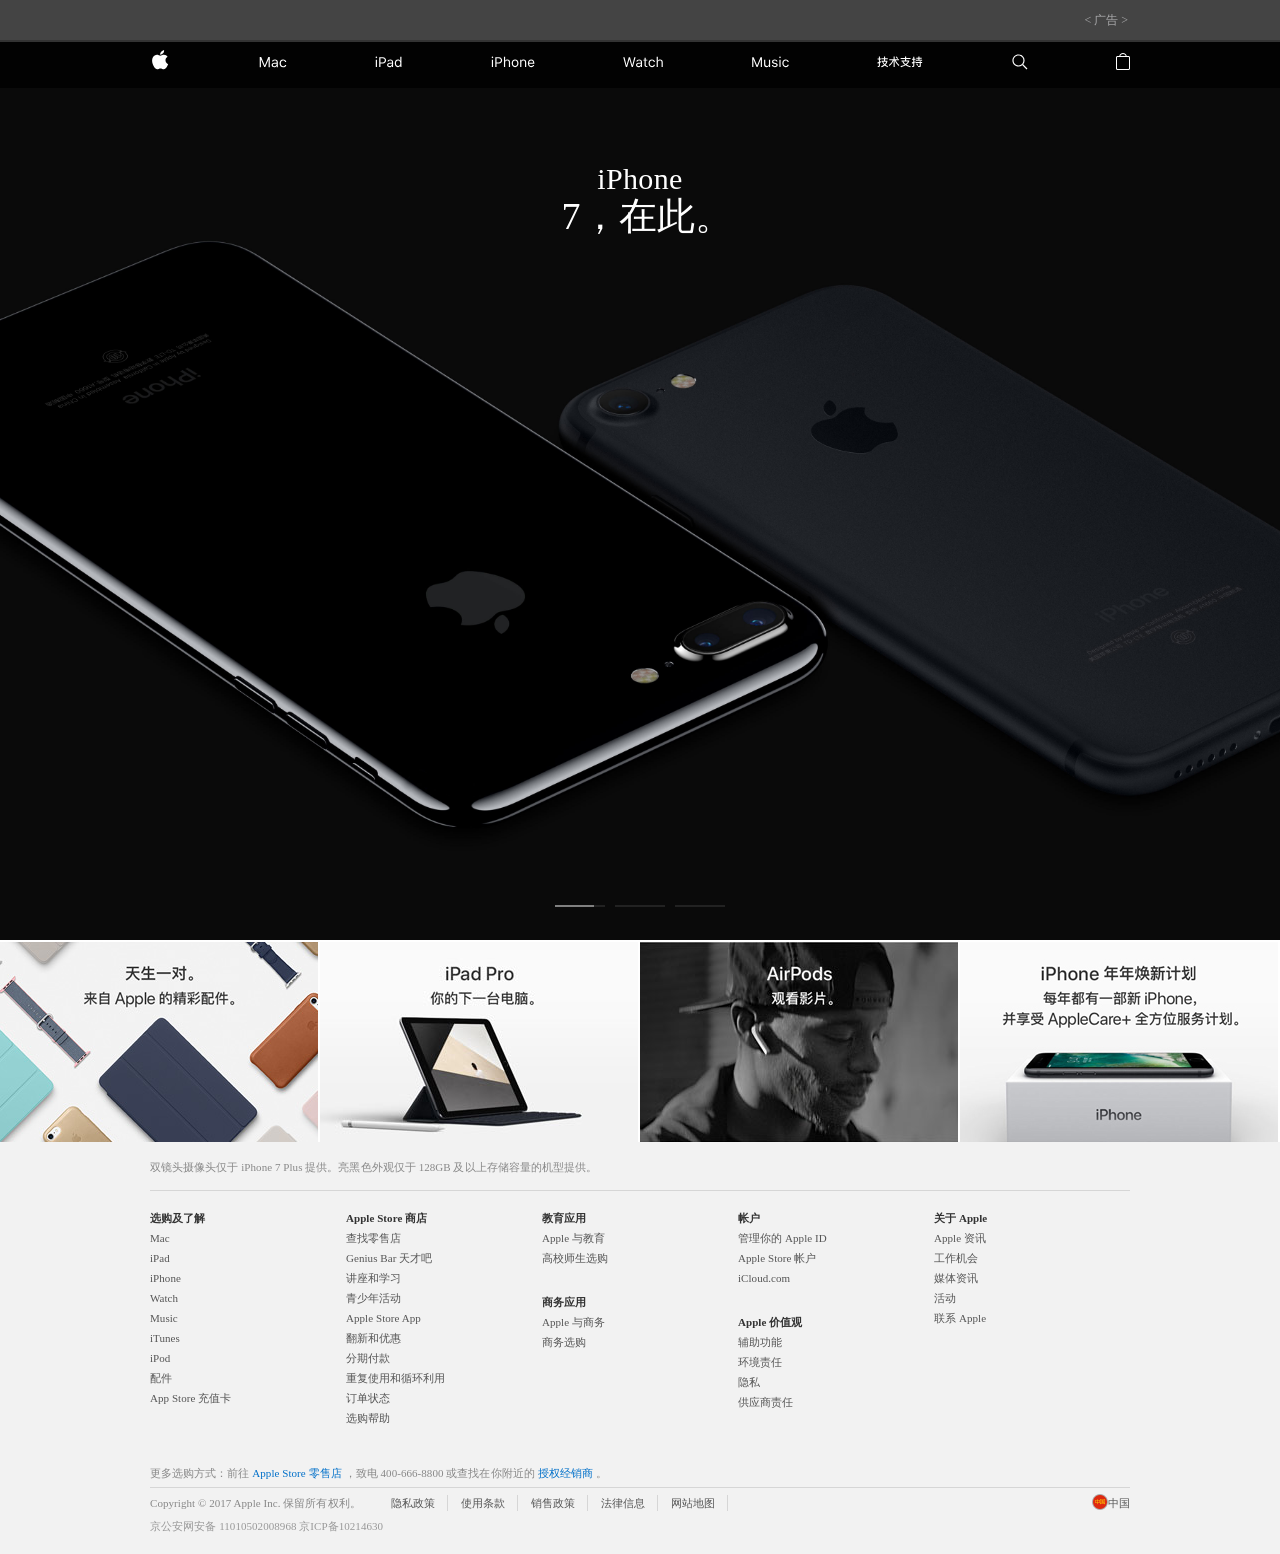
<file: index.html>
<!DOCTYPE html>
<html lang="en">
<head>
    <meta charset="UTF-8">
    <title>Apple</title>
    <link rel="stylesheet" href="css/index.css">
    <link rel="stylesheet" href="css/less.css">
    <script src="js/jquery.min.js"></script>
    <script src="js/index.js"></script>
</head>
<body>
<div class="adv-wrap">
    <div class="text">< 广告 ></div>
</div>
<!--顶部导航-->
<nav id="ac_nav">
    <div class="ac_content">
        <!--大屏-->
        <ul class="nav_list large">
            <li class="ac_item">
                <a href="" class="ac_link ac_log">
                </a>
            </li>
            <li class="ac_item">
                <a href="" class="ac_link ac_link_mac">
                </a>
            </li>
            <li class="ac_item">
                <a href="" class="ac_link ac_link_ipad">
                </a>
            </li>
            <li class="ac_item">
                <a href="" class="ac_link ac_link_iPhone">
                </a>
            </li>
            <li class="ac_item">
                <a href="" class="ac_link ac_link_watch">
                </a>
            </li>
            <li class="ac_item">
                <a href="" class="ac_link ac_link_music">
                </a>
            </li>
            <li class="ac_item">
                <a href="" class="ac_link ac_link_support">
                </a>
            </li>
            <li class="ac_item">
                <a href="" class="ac_link ac_link_search">
                </a>
            </li>
            <li class="ac_item">
                <a href="" class="ac_link ac_link_bg">
                </a>
            </li>
        </ul>
        <!--小屏-->
        <div class="small">
            <ul class="nav_header">
                <li class="ac_item line">
                    <div class="line1"></div>
                    <div class="line2"></div>
                </li>
                <li class="ac_item logos">
                    <a href="" class="ac_link ac_log"></a>
                </li>
                <li class="ac_item bg">
                    <a href="" class="ac_link ac_bg"></a>
                </li>
            </ul>
            <!--点击部分-->
            <ul class="ac_list" style="display:none">
                <li class="ac_item">
                    <a href="" class="ac_link ac_link_mac">
                    </a>
                </li>
                <li class="ac_item">
                    <a href="" class="ac_link ac_link_ipad">
                    </a>
                </li>
                <li class="ac_item">
                    <a href="" class="ac_link ac_link_iPhone">
                    </a>
                </li>
                <li class="ac_item">
                    <a href="" class="ac_link ac_link_watch">
                    </a>
                </li>
                <li class="ac_item">
                    <a href="" class="ac_link ac_link_music">
                    </a>
                </li>
                <li class="ac_item">
                    <a href="" class="ac_link ac_link_support">
                    </a>
                </li>
                <li class="ac_item">
                    <a href="" class="ac_link ac_link_search">
                        <span class="ac_search_placeholder">搜索 apple.com</span>
                    </a>
                </li>
            </ul>
            <!--点击部分结束-->
        </div>
    </div>
</nav>
<!--主体内容-->
<div class="main">
    <!--banner部分开始-->
    <article class="gallery_container">
        <div class="gallery">
            <!--banner左右点击-->
            <div class="clicknav">
                <ul>
                    <li class="clicknav_container click_prev">
                        <div class="clicknav_arrow arrow_pre">
                            <i class="dayu"></i>
                        </div>
                    </li>
                    <li class="clicknav_container click_next">
                        <div class="clicknav_arrow arrow_next">
                            <i class="xiaoyu"></i>
                        </div>
                    </li>
                </ul>
            </div>
            <!--banner下方点击-->
            <div class="circle">
                <ul class="tablist">
                    <li>
                        <a href="javascript:;" class="circle_item">
                            <div class="circle_dash">
                                <span class="circle_progress"></span>
                            </div>
                        </a>
                    </li>
                    <li>
                        <a href="javascript:;" class="circle_item">
                            <div class="circle_dash">
                                <span class="circle_progress"></span>
                            </div>
                        </a>
                    </li>
                    <li>
                        <a href="javascript:;" class="circle_item">
                            <div class="circle_dash">
                                <span class="circle_progress"></span>
                            </div>
                        </a>
                    </li>
                </ul>
            </div>
            <!--banner图-->
            <div class="gallery_slide_wrapper">
                <a href="javascript:;" class="gallery_item gallery_item_at gallery_item_phone block current">
                    <div class="gallery_content">
                        <div class="letter_item">
                            <h1 class="title1">iPhone</h1>
                            <h2 class="titler title2">7，在此。</h2>
                        </div>
                    </div>
                    <figure class="gallery_img img_iphone7"></figure>
                </a>
                <a href="javascript:;" class="gallery_item gallery_item_at gallery_item_watch block" >
                    <div class="gallery_content">
                        <h1 class="logo_image logo_image_watch">
                            <span class="logo_label">Apple Watch Series 2</span>
                        </h1>
                        <h2 class="title_line title2">Series 2 新登场。</h2>
                    </div>
                    <figure class="gallery_img img_watch"></figure>
                </a>
                <a href="javascript:;" class="gallery_item gallery_item_at gallery_item_pro block" >
                    <div class="gallery_content">
                        <div class="centers">
                            <div class="contents">
                                <h1 class="title1">MacBook Pro</h1>
                                <h2 class="titler title2">一身才华，一触，即发。</h2>
                            </div>
                        </div>
                    </div>
                    <figure class="gallery_img img_macbookpro"></figure>
                </a>
            </div>
        </div>
    </article>
    <!--banner部分结束-->
    <section class="prowms container">
        <ul class="row">
            <li class="prom-position col-l-3 col-m-6 col-s-12">
                <a href="" class="prom_img promo-accessories"></a>
            </li>
            <li class="prom-position col-l-3 col-m-6 col-s-12">
                <a href="" class="prom_img promo-ipad"></a>
            </li>
            <li class="prom-position col-l-3 col-m-6 col-s-12">
                <a href="" class="prom_img promo-airpods"></a>
            </li>
            <li class="prom-position col-l-3 col-m-6 col-s-12">
                <a href="" class="prom_img promo-iphone"></a>
            </li>
        </ul>
    </section>
</div>
<!--底部-->
<footer id="ac_footer">
    <div class="ft_content">
        <section class="ac_sosumi">
            <div>双镜头摄像头仅于 iPhone 7 Plus 提供。亮黑色外观仅于 128GB 及以上存储容量的机型提供。</div>
        </section>
        <div class="ac_directory">
            <div class="ac_directory_column">
                <div class="ac_directory_column_section">
                    <h3 class="section_title click_title">选购及了解</h3>
                    <ul class="section_list click_list">
                        <li class="section_item">
                            <a href="">Mac</a>
                        </li>
                        <li class="section_item">
                            <a href="">iPad</a>
                        </li>
                        <li class="section_item">
                            <a href="">iPhone</a>
                        </li>
                        <li class="section_item">
                            <a href="">Watch</a>
                        </li>
                        <li class="section_item">
                            <a href="">Music</a>
                        </li>
                        <li class="section_item">
                            <a href="">iTunes</a>
                        </li>
                        <li class="section_item">
                            <a href="">iPod</a>
                        </li>
                        <li class="section_item">
                            <a href="">配件</a>
                        </li>
                        <li class="section_item">
                            <a href="">App Store 充值卡</a>
                        </li>
                    </ul>
                </div>
            </div>
            <div class="ac_directory_column">
                <div class="ac_directory_column_section">
                    <h3 class="section_title click_title">Apple Store 商店</h3>
                    <ul class="section_list click_list">
                        <li class="section_item">
                            <a href="">查找零售店</a>
                        </li>
                        <li class="section_item">
                            <a href="">Genius Bar 天才吧</a>
                        </li>
                        <li class="section_item">
                            <a href="">讲座和学习</a>
                        </li>
                        <li class="section_item">
                            <a href="">青少年活动</a>
                        </li>
                        <li class="section_item">
                            <a href="">Apple Store App</a>
                        </li>
                        <li class="section_item">
                            <a href="">翻新和优惠</a>
                        </li>
                        <li class="section_item">
                            <a href="">分期付款</a>
                        </li>
                        <li class="section_item">
                            <a href="">重复使用和循环利用</a>
                        </li>
                        <li class="section_item">
                            <a href="">订单状态</a>
                        </li>
                        <li class="section_item">
                            <a href="">选购帮助</a>
                        </li>
                    </ul>
                </div>
            </div>
            <div class="ac_directory_column">
                <div class="ac_directory_column_section">
                    <h3 class="section_title click_title">教育应用</h3>
                    <ul class="section_list click_list">
                        <li class="section_item">
                            <a href="">Apple 与教育</a>
                        </li>
                        <li class="section_item">
                            <a href="">高校师生选购</a>
                        </li>
                    </ul>
                </div>
                <div class="ac_directory_column_section">
                    <h3 class="section_title click_title">商务应用</h3>
                    <ul class="section_list click_list">
                        <li class="section_item">
                            <a href="">Apple 与商务</a>
                        </li>
                        <li class="section_item">
                            <a href="">商务选购</a>
                        </li>
                    </ul>
                </div>
            </div>
            <div class="ac_directory_column">
                <div class="ac_directory_column_section">
                    <h3 class="section_title click_title">帐户</h3>
                    <ul class="section_list click_list">
                        <li class="section_item">
                            <a href="">管理你的 Apple ID</a>
                        </li>
                        <li class="section_item">
                            <a href="">Apple Store 帐户</a>
                        </li>
                        <li class="section_item">
                            <a href="">iCloud.com</a>
                        </li>
                    </ul>
                </div>
                <div class="ac_directory_column_section">
                    <h3 class="section_title click_title">Apple 价值观</h3>
                    <ul class="section_list click_list">
                        <li class="section_item">
                            <a href="">辅助功能</a>
                        </li>
                        <li class="section_item">
                            <a href="">环境责任</a>
                        </li>
                        <li class="section_item">
                            <a href="">隐私</a>
                        </li>
                        <li class="section_item">
                            <a href="">供应商责任</a>
                        </li>
                    </ul>
                </div>
            </div>
            <div class="ac_directory_column">
                <div class="ac_directory_column_section">
                    <h3 class="section_title click_title">关于 Apple</h3>
                    <ul class="section_list click_list">
                        <li class="section_item">
                            <a href="">Apple 资讯</a>
                        </li>
                        <li class="section_item">
                            <a href="">工作机会</a>
                        </li>
                        <li class="section_item">
                            <a href="">媒体资讯</a>
                        </li>
                        <li class="section_item">
                            <a href="">活动</a>
                        </li>
                        <li class="section_item">
                            <a href="">联系 Apple</a>
                        </li>
                    </ul>
                </div>
            </div>
        </div>
        <section class="ac_gf_footer">
            <div class="ac_shop">
                更多选购方式：前往
                <span class="nowrap">
                    <a href="" class="blue">Apple Store 零售店</a>
                </span>
                ，致电 400-666-8800 或查找在你附近的
                <span class="nowrap">
                    <a href="" class="blue">授权经销商</a>
                    。
                </span>
            </div>
            <div class="ac_local">
                <a href="" class="local_link">
                    <span class="local_flag"></span>
                    中国
                </a>
            </div>
            <div class="ac_legal">
                <div class="ac_cotyright">Copyright © 2017 Apple Inc. 保留所有权利。</div>
                <div class="ac_legal_links">
                    <a href="" class="ac_legal_link">隐私政策</a>
                    <a href="" class="ac_legal_link">使用条款</a>
                    <a href="" class="ac_legal_link">销售政策</a>
                    <a href="" class="ac_legal_link">法律信息</a>
                    <a href="" class="ac_legal_link">网站地图</a>
                </div>
            </div>
        </section>
        <p style="margin-top:-20px; margin-bottom:20px; color:#999;">
            京公安网安备 11010502008968
            <a href="" style="color:#999;">京ICP备10214630</a>
        </p>
    </div>
</footer>
</body>
</html>
</file>
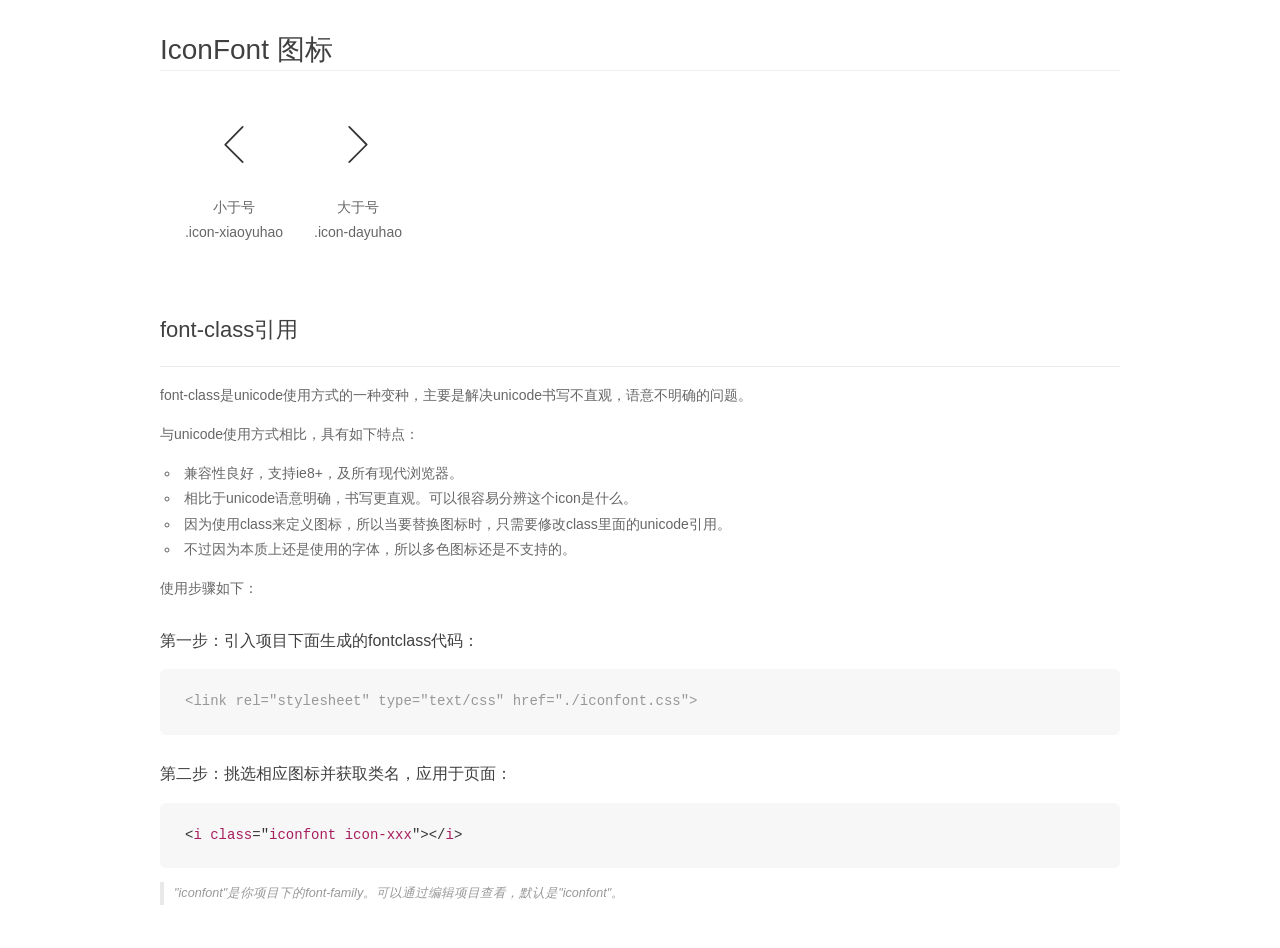
<file: css/font/demo_fontclass.html>
<!DOCTYPE html>
<html>
<head>
    <meta charset="utf-8"/>
    <title>IconFont</title>
    <link rel="stylesheet" href="demo.css">
    <link rel="stylesheet" href="iconfont.css">
</head>
<body>
    <div class="main markdown">
        <h1>IconFont 图标</h1>
        <ul class="icon_lists clear">
            
                <li>
                <i class="icon iconfont icon-xiaoyuhao"></i>
                    <div class="name">小于号</div>
                    <div class="fontclass">.icon-xiaoyuhao</div>
                </li>
            
                <li>
                <i class="icon iconfont icon-dayuhao"></i>
                    <div class="name">大于号</div>
                    <div class="fontclass">.icon-dayuhao</div>
                </li>
            
        </ul>

        <h2 id="font-class-">font-class引用</h2>
        <hr>

        <p>font-class是unicode使用方式的一种变种，主要是解决unicode书写不直观，语意不明确的问题。</p>
        <p>与unicode使用方式相比，具有如下特点：</p>
        <ul>
        <li>兼容性良好，支持ie8+，及所有现代浏览器。</li>
        <li>相比于unicode语意明确，书写更直观。可以很容易分辨这个icon是什么。</li>
        <li>因为使用class来定义图标，所以当要替换图标时，只需要修改class里面的unicode引用。</li>
        <li>不过因为本质上还是使用的字体，所以多色图标还是不支持的。</li>
        </ul>
        <p>使用步骤如下：</p>
        <h3 id="-fontclass-">第一步：引入项目下面生成的fontclass代码：</h3>


        <pre><code class="lang-js hljs javascript"><span class="hljs-comment">&lt;link rel="stylesheet" type="text/css" href="./iconfont.css"&gt;</span></code></pre>
        <h3 id="-">第二步：挑选相应图标并获取类名，应用于页面：</h3>
        <pre><code class="lang-css hljs">&lt;<span class="hljs-selector-tag">i</span> <span class="hljs-selector-tag">class</span>="<span class="hljs-selector-tag">iconfont</span> <span class="hljs-selector-tag">icon-xxx</span>"&gt;&lt;/<span class="hljs-selector-tag">i</span>&gt;</code></pre>
        <blockquote>
        <p>"iconfont"是你项目下的font-family。可以通过编辑项目查看，默认是"iconfont"。</p>
        </blockquote>
    </div>
</body>
</html>
</file>
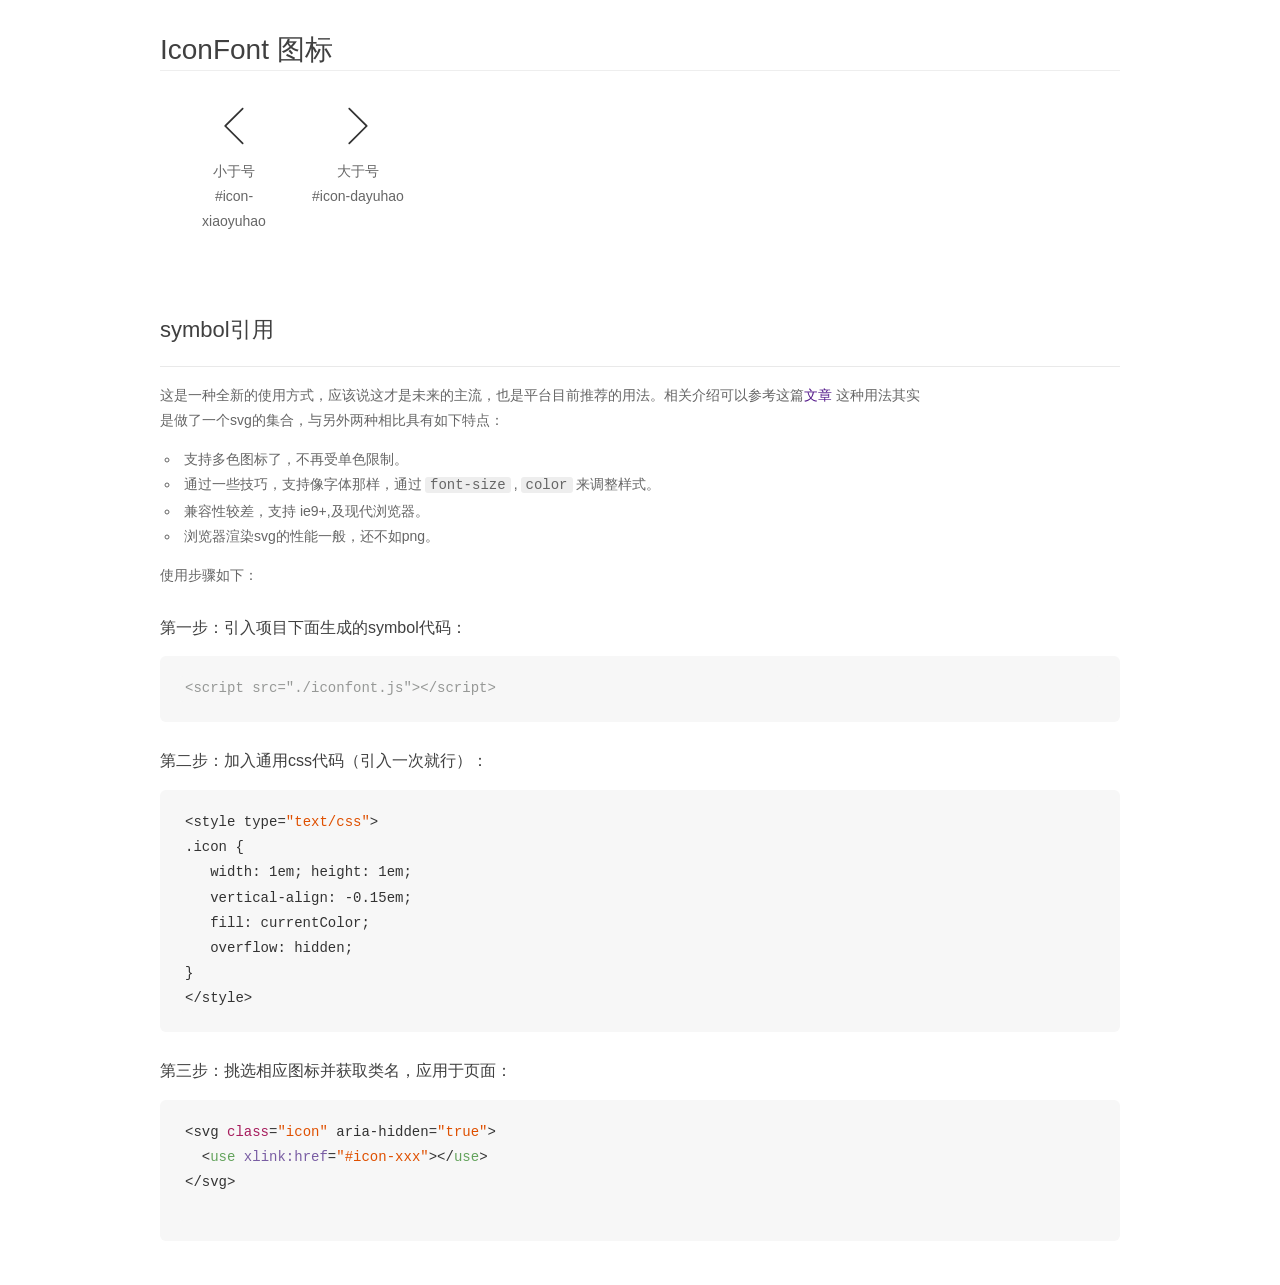
<file: css/font/demo_symbol.html>
<!DOCTYPE html>
<html>
<head>
    <meta charset="utf-8"/>
    <title>IconFont</title>
    <link rel="stylesheet" href="demo.css">
    <script src="iconfont.js"></script>

    <style type="text/css">
        .icon {
          /* 通过设置 font-size 来改变图标大小 */
          width: 1em; height: 1em;
          /* 图标和文字相邻时，垂直对齐 */
          vertical-align: -0.15em;
          /* 通过设置 color 来改变 SVG 的颜色/fill */
          fill: currentColor;
          /* path 和 stroke 溢出 viewBox 部分在 IE 下会显示
             normalize.css 中也包含这行 */
          overflow: hidden;
        }

    </style>
</head>
<body>
    <div class="main markdown">
        <h1>IconFont 图标</h1>
        <ul class="icon_lists clear">
            
                <li>
                    <svg class="icon" aria-hidden="true">
                        <use xlink:href="#icon-xiaoyuhao"></use>
                    </svg>
                    <div class="name">小于号</div>
                    <div class="fontclass">#icon-xiaoyuhao</div>
                </li>
            
                <li>
                    <svg class="icon" aria-hidden="true">
                        <use xlink:href="#icon-dayuhao"></use>
                    </svg>
                    <div class="name">大于号</div>
                    <div class="fontclass">#icon-dayuhao</div>
                </li>
            
        </ul>


        <h2 id="symbol-">symbol引用</h2>
        <hr>

        <p>这是一种全新的使用方式，应该说这才是未来的主流，也是平台目前推荐的用法。相关介绍可以参考这篇<a href="">文章</a>
        这种用法其实是做了一个svg的集合，与另外两种相比具有如下特点：</p>
        <ul>
          <li>支持多色图标了，不再受单色限制。</li>
          <li>通过一些技巧，支持像字体那样，通过<code>font-size</code>,<code>color</code>来调整样式。</li>
          <li>兼容性较差，支持 ie9+,及现代浏览器。</li>
          <li>浏览器渲染svg的性能一般，还不如png。</li>
        </ul>
        <p>使用步骤如下：</p>
        <h3 id="-symbol-">第一步：引入项目下面生成的symbol代码：</h3>
        <pre><code class="lang-js hljs javascript"><span class="hljs-comment">&lt;script src="./iconfont.js"&gt;&lt;/script&gt;</span></code></pre>
        <h3 id="-css-">第二步：加入通用css代码（引入一次就行）：</h3>
        <pre><code class="lang-js hljs javascript">&lt;style type=<span class="hljs-string">"text/css"</span>&gt;
.icon {
   width: <span class="hljs-number">1</span>em; height: <span class="hljs-number">1</span>em;
   vertical-align: <span class="hljs-number">-0.15</span>em;
   fill: currentColor;
   overflow: hidden;
}
&lt;<span class="hljs-regexp">/style&gt;</span></code></pre>
        <h3 id="-">第三步：挑选相应图标并获取类名，应用于页面：</h3>
        <pre><code class="lang-js hljs javascript">&lt;svg <span class="hljs-class"><span class="hljs-keyword">class</span></span>=<span class="hljs-string">"icon"</span> aria-hidden=<span class="hljs-string">"true"</span>&gt;<span class="xml"><span class="hljs-tag">
  &lt;<span class="hljs-name">use</span> <span class="hljs-attr">xlink:href</span>=<span class="hljs-string">"#icon-xxx"</span>&gt;</span><span class="hljs-tag">&lt;/<span class="hljs-name">use</span>&gt;</span>
</span>&lt;<span class="hljs-regexp">/svg&gt;
        </span></code></pre>
    </div>
</body>
</html>
</file>
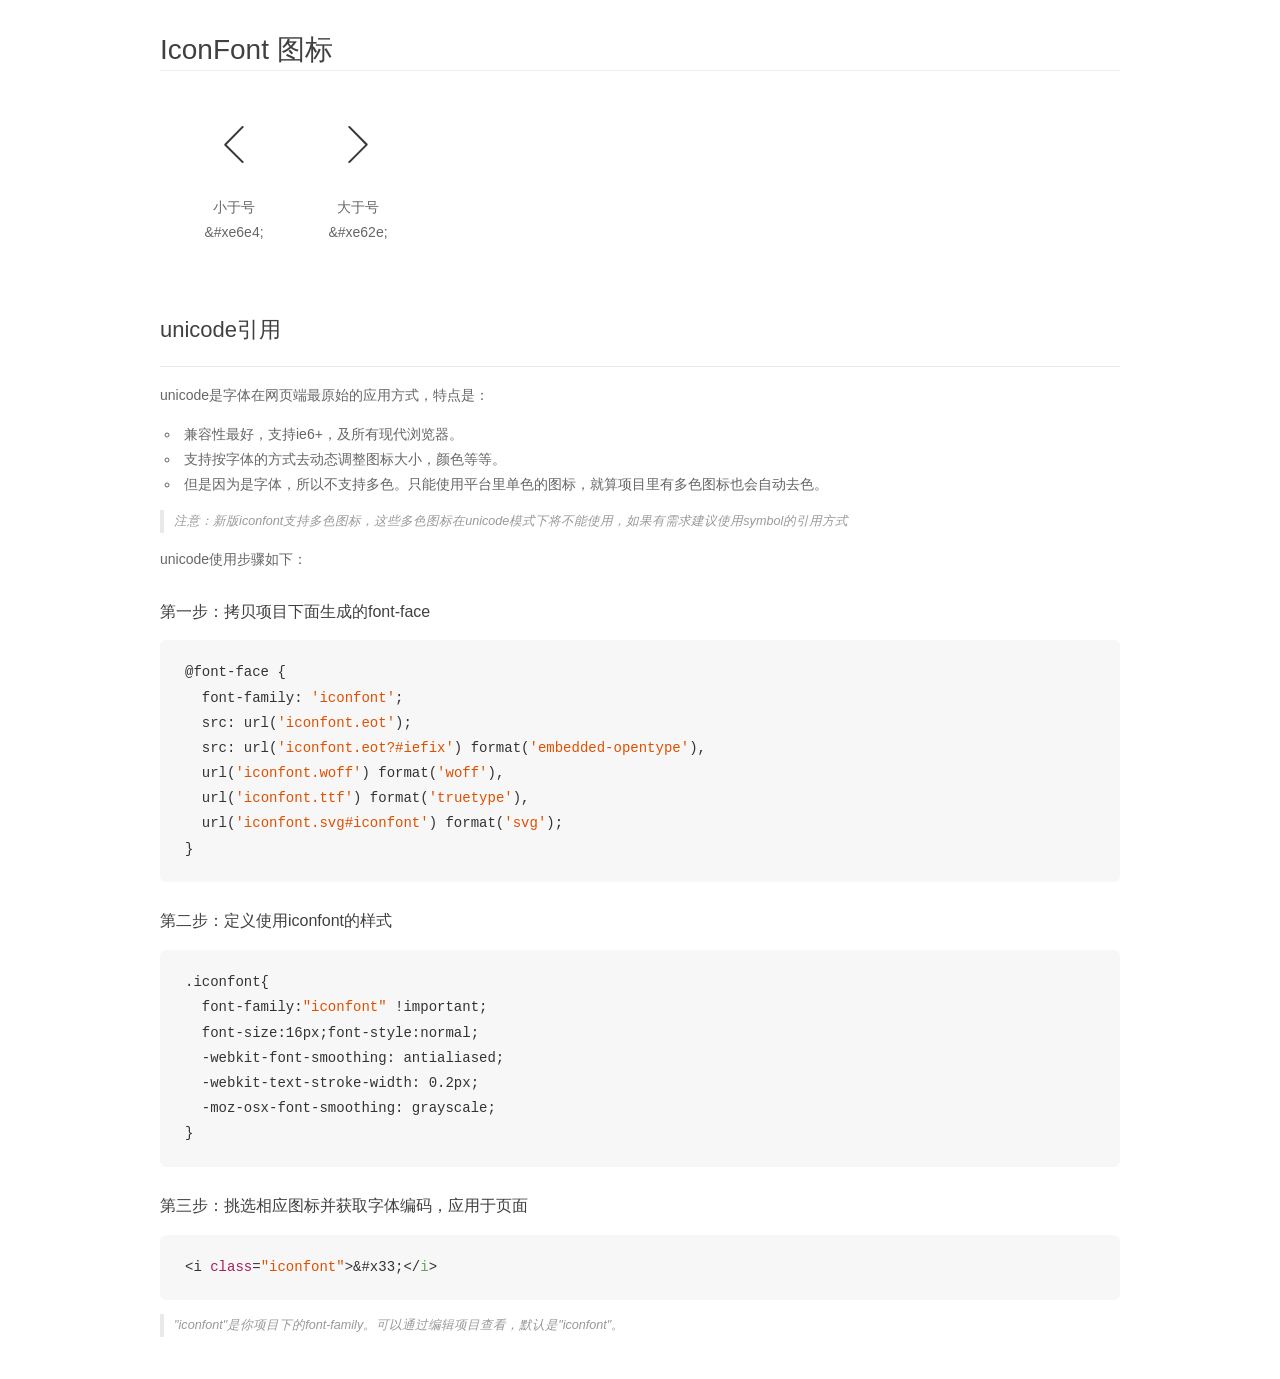
<file: css/font/demo_unicode.html>
<!DOCTYPE html>
<html>
<head>
    <meta charset="utf-8"/>
    <title>IconFont</title>
    <link rel="stylesheet" href="demo.css">

    <style type="text/css">

        @font-face {font-family: "iconfont";
          src: url('iconfont.eot'); /* IE9*/
          src: url('iconfont.eot#iefix') format('embedded-opentype'), /* IE6-IE8 */
          url('iconfont.woff') format('woff'), /* chrome, firefox */
          url('iconfont.ttf') format('truetype'), /* chrome, firefox, opera, Safari, Android, iOS 4.2+*/
          url('iconfont.svg#iconfont') format('svg'); /* iOS 4.1- */
        }

        .iconfont {
          font-family:"iconfont" !important;
          font-size:16px;
          font-style:normal;
          -webkit-font-smoothing: antialiased;
          -webkit-text-stroke-width: 0.2px;
          -moz-osx-font-smoothing: grayscale;
        }

    </style>
</head>
<body>
    <div class="main markdown">
        <h1>IconFont 图标</h1>
        <ul class="icon_lists clear">
            
                <li>
                <i class="icon iconfont">&#xe6e4;</i>
                    <div class="name">小于号</div>
                    <div class="code">&amp;#xe6e4;</div>
                </li>
            
                <li>
                <i class="icon iconfont">&#xe62e;</i>
                    <div class="name">大于号</div>
                    <div class="code">&amp;#xe62e;</div>
                </li>
            
        </ul>
        <h2 id="unicode-">unicode引用</h2>
        <hr>

        <p>unicode是字体在网页端最原始的应用方式，特点是：</p>
        <ul>
        <li>兼容性最好，支持ie6+，及所有现代浏览器。</li>
        <li>支持按字体的方式去动态调整图标大小，颜色等等。</li>
        <li>但是因为是字体，所以不支持多色。只能使用平台里单色的图标，就算项目里有多色图标也会自动去色。</li>
        </ul>
        <blockquote>
        <p>注意：新版iconfont支持多色图标，这些多色图标在unicode模式下将不能使用，如果有需求建议使用symbol的引用方式</p>
        </blockquote>
        <p>unicode使用步骤如下：</p>
        <h3 id="-font-face">第一步：拷贝项目下面生成的font-face</h3>
        <pre><code class="lang-js hljs javascript">@font-face {
  font-family: <span class="hljs-string">'iconfont'</span>;
  src: url(<span class="hljs-string">'iconfont.eot'</span>);
  src: url(<span class="hljs-string">'iconfont.eot?#iefix'</span>) format(<span class="hljs-string">'embedded-opentype'</span>),
  url(<span class="hljs-string">'iconfont.woff'</span>) format(<span class="hljs-string">'woff'</span>),
  url(<span class="hljs-string">'iconfont.ttf'</span>) format(<span class="hljs-string">'truetype'</span>),
  url(<span class="hljs-string">'iconfont.svg#iconfont'</span>) format(<span class="hljs-string">'svg'</span>);
}
</code></pre>
        <h3 id="-iconfont-">第二步：定义使用iconfont的样式</h3>
        <pre><code class="lang-js hljs javascript">.iconfont{
  font-family:<span class="hljs-string">"iconfont"</span> !important;
  font-size:<span class="hljs-number">16</span>px;font-style:normal;
  -webkit-font-smoothing: antialiased;
  -webkit-text-stroke-width: <span class="hljs-number">0.2</span>px;
  -moz-osx-font-smoothing: grayscale;
}
</code></pre>
        <h3 id="-">第三步：挑选相应图标并获取字体编码，应用于页面</h3>
        <pre><code class="lang-js hljs javascript">&lt;i <span class="hljs-class"><span class="hljs-keyword">class</span></span>=<span class="hljs-string">"iconfont"</span>&gt;&amp;#x33;<span class="xml"><span class="hljs-tag">&lt;/<span class="hljs-name">i</span>&gt;</span></span></code></pre>

        <blockquote>
        <p>"iconfont"是你项目下的font-family。可以通过编辑项目查看，默认是"iconfont"。</p>
        </blockquote>
    </div>


</body>
</html>
</file>
<file: css/index.css>
@font-face {
    font-family: 'iconfont';  /* project id 258123 */
    src: url('//at.alicdn.com/t/font_agaulhl92uc5l8fr.eot');
    src: url('//at.alicdn.com/t/font_agaulhl92uc5l8fr.eot?#iefix') format('embedded-opentype'),
    url('//at.alicdn.com/t/font_agaulhl92uc5l8fr.woff') format('woff'),
    url('//at.alicdn.com/t/font_agaulhl92uc5l8fr.ttf') format('truetype'),
    url('//at.alicdn.com/t/font_agaulhl92uc5l8fr.svg#iconfont') format('svg');
}
.main{
    list-style: none;
    margin:0 auto;
}

body,button,figure,p,h1,h2,h3,h4,h5,h6,ul,ol,dl,li,dt,dd,input,i,em,form,b,s{
    margin:0;
    padding:0;
    list-style: none;
}
i,em,b,s{
    font-style: normal;
}
body{
    border-top: 1px solid transparent;
    margin-top: -1px;
    position: relative;
    min-width: 320px;
    font-size: 17px;
    line-height: 1.52947;
    font-weight: 400;
    color: #333;
    /*overflow: hidden !important;*/
    /*height: 100% !important;*/
}
img{
    border:none;
}
a{
    text-decoration: none;
}
html{
    margin-top: 40px !important;
}
.adv-wrap{
    position: absolute;
    background: #444;
    line-height: 1;
    top: -40px;
    width: 100%;
    right: 0;
    height: 40px;
    z-index: 9999;
}
.adv-wrap .text{
    display: block;
    line-height: 40px;
    overflow: hidden;
    text-decoration: none;
    text-overflow: ellipsis;
    text-align: right;
    max-width: 976px;
    margin: 0 auto;
    color: #a8a8aa;
    font-size: 12px;
}
.ac_content{
    margin: 0 auto;
    max-width: 980px;
    padding: 0 22px;
    position: relative;
    z-index: 2;
}
/*导航部分*/
#ac_nav{
    position: absolute;
    top: 0;
    right: 0;
    left: 0;
    z-index: 9999;
    display: block;
    margin: 0;
    width: 100%;
    /*min-width: 1024px;*/
    height: 48px;
    max-height: 44px;
    background: #333;
    background: rgba(0,0,0,0.8);
    font-size: 17px;
}
.ac_link {
    font-size: 14px;
    line-height: 3.14286;
    font-weight: 400;
    color: #fff;
    position: relative;
    z-index: 1;
    display: inline-block;
    padding: 0 10px;
    height: 44px;
    opacity: 1;
    background: no-repeat;
    text-decoration: none;
    white-space: nowrap;
    -webkit-transition: opacity 0.2s cubic-bezier(0.645, 0.045, 0.355, 1);
    transition: opacity 0.2s cubic-bezier(0.645, 0.045, 0.355, 1);
    -webkit-tap-highlight-color: transparent;
    outline-offset: -7px;
}
.ac_link:hover {
    opacity: 0.65;
}

/*小屏大屏的判断*/
@media screen and (min-width:765px) {   /*大屏 最小宽度大于765*/
    .small{
        display: none;
    }
    .large{
        display: block;
    }
    /*大屏*/
    .nav_list {
        cursor: default;
        margin: 0 -10px;
        width: auto;
        height: 44px;
        text-align: justify; /*两端对齐*/
        text-justify: distribute-all-lines;

    }

    /*定义伪类--使用两端对齐*/
    .nav_list::after {
        content: '';
        width: 100%;
        display: inline-block;
        font-size: 0;
        line-height: 0;
    }

    .nav_list .ac_item {
        display: inline-block;
        position: relative;
        height: 44px;
        z-index: 1;
        vertical-align: top;
    }

    .ac_log {
        background-size: 20px 44px;
        background-repeat: no-repeat;
        background-image: url(../img/image_large.svg);
        background-position: center center;
        width: 20px;
    }

    .ac_link span {
        position: absolute;
        clip: rect(1px, 1px, 1px, 1px);
        clip-path: inset(0px 0px 99.9% 99.9%);
        overflow: hidden;
        height: 1px;
        width: 1px;
        padding: 0;
        border: 0;
        top: 50%;
    }

    .ac_link_mac {
        background-repeat: no-repeat;
        background-image: url(../img/image_large1.svg);
        background-position: center center;
        background-origin: content-box;
        background-size: cover;
        width: 2em;
        max-width: 47.6px;
    }

    .ac_link_ipad {
        background-repeat: no-repeat;
        background-image: url(../img/image_large2.svg);
        background-position: center center;
        background-origin: content-box;
        background-size: cover;
        width: 1.92857em;
        max-width: 45.9px;
    }

    .ac_link_iPhone {
        background-repeat: no-repeat;
        background-image: url(../img/image_large3.svg);
        background-position: center center;
        background-origin: content-box;
        background-size: cover;
        width: 3.14286em;
        max-width: 74.8px;
    }

    .ac_link_watch {
        background-repeat: no-repeat;
        background-image: url(../img/image_large4.svg);
        background-position: center center;
        background-origin: content-box;
        background-size: cover;
        width: 2.85714em;
        max-width: 68px;
    }

    .ac_link_music {
        background-repeat: no-repeat;
        background-image: url(../img/image_large5.svg);
        background-position: center center;
        background-origin: content-box;
        background-size: cover;
        width: 2.64286em;
        max-width: 62.9px;
    }

    .ac_link_support {
        background-repeat: no-repeat;
        background-image: url(../img/image_large6.svg);
        background-position: center center;
        background-origin: content-box;
        background-size: cover;
        width: 3.28571em;
        max-width: 78.2px;
    }

    .ac_link_search {
        background-size: 16px 44px;
        background-repeat: no-repeat;
        background-image: url(../img/image_large7.svg);
        background-position: center center;
        width: 16px;
    }

    .ac_link_bg {
        background-size: 14px 45px;
        background-repeat: no-repeat;
        background-image: url(../img/image_large8.svg);
        background-position: center center;
        width: 14px;
    }
}

/*小屏大屏的判断*/
/*小屏 最大宽度小于765时*/
@media screen and (max-width:765px){
    .large{
        display: none;
    }
    .small{
        display: block;
    }

    /*小屏*/
    #ac_nav{
        /*height:100%;*/
        /*background: #000;*/
        /*transition: background 0.35s linear,height 0.35s ease-in 200ms;*/
        max-height: none;
    }
    #ac_nav .nav_header{
        position: absolute;
        z-index: 3;
        top: 0;
        left: 0;
        width: 100%;
        height: 48px;
        overflow: hidden;
        text-align: center;   /*居中*/
    }
    #ac_nav .ac_content{
        padding: 0;
        position: absolute;
        top: 0;
        width: 100%;
        height: 100%;
    }
    .nav_header li{
        list-style: none;
    }
    .ac_item {
        display: inline-block;
        position: relative;
        height: 44px;
        z-index: 1;
        vertical-align: top;
        width: 100%;
        height: 43px;
        border-bottom: 1px solid #333;
    }

    .ac_link{
        background-position: left center;
        display: block;
        outline-offset: 0;
        padding: 0;
        width: auto;
        max-width: none;
    }

    .ac_bg {
        padding: 0 16px;
        background-size: 14px 45px;
        background-repeat: no-repeat;
        background-image: url(../img/image_small9.svg);
        background-position: center center;
        width: 14px;
        text-align: center;
    }
    .ac_log {
        padding: 0 16px;
        background-size: 20px 44px;
        background-repeat: no-repeat;
        background-image: url(../img/image_small8.svg);
        background-position: center center;
        width: 20px;
    }
    .ac_link_mac {
        background-repeat: no-repeat;
        background-image: url(../img/image_small.svg);
        background-size: 33px 42px;
    }

    .ac_link_ipad {
        background-repeat: no-repeat;
        background-image: url(../img/image_small2.svg);
        background-size: 33px 42px;
    }

    .ac_link_iPhone {
        background-repeat: no-repeat;
        background-image: url(../img/image_small3.svg);
        background-size: 53px 42px;
    }

    .ac_link_watch {
        background-repeat: no-repeat;
        background-image: url(../img/image_small4.svg);
        background-size: 50px 42px;
    }

    .ac_link_music {
        background-repeat: no-repeat;
        background-image: url(../img/image_small5.svg);
        background-size: 46px 42px;
    }

    .ac_link_support {
        background-repeat: no-repeat;
        background-image: url(../img/image_small6.svg);
        background-size: 53px 42px;
    }
    .ac_link_search {
        backgrond-size: 19px 42px;
        background-repeat: no-repeat;
        background-image: url(../img/image_small7.svg);
    }
    .ac_search_placeholder{
        margin-left: 24px;
        display: block;
        cursor: text;
        font-family: "微软雅黑";
        font-size: 17px;
        line-height: 43px;
    }
    .line1{
        width:20px;
        border-top:1px solid #fff;
        margin-top:15px;
        font-size: 17px;
        line-height: 2.52947;
    }
    .line2{
        width:20px;
        border-top:1px solid #fff;
        margin-top:9px;
    }
    /*hover效果*/
    /*.line:hover .line1{*/
    /*transition: transform -0.25s cubic-bezier(0.39, 0.15, 0.36, 1) 1s;*/
    /*transform:translate(0,10px) rotate(45deg);*/
    /*}*/
    /*.line:hover .line2{*/
    /*transition: transform -0.25s cubic-bezier(0.39, 0.15, 0.36, 1) 1s;*/
    /*transform:translate(0,-3px) rotate(-45deg);*/
    /*}*/
    /*居中浮动*/
    .line, .logos, .bg{
        width:48px;
        height:48px;
    }
    .line{
        padding: 0 16px;
        float: left;
    }
    .bg{
        float: right;
    }
    /*居中浮动*/
    .small .ac_link:hover, .small .line:hover {
        opacity: 0.65;
    }
    /*点击部分*/
    .ac_list{
        position: absolute;
        z-index: 2;
        top: 44px;
        right: 0;
        bottom: 0;
        left: 0;
        margin: 0;
        padding: 0 48px;
        height: auto;
        box-sizing: border-box;
        /*overflow: hidden;*/
        /*overflow-y: auto;*/
        /*-webkit-overflow-scrolling: touch;*/
        -webkit-transition-delay: 0s;
        transition-delay: 0s;
    }

}
/*主体部分*/
.main{
    overflow: hidden;
    position: relative;
    width: 100%;
}
.gallery_container{
    height: 100vh;
    position: relative;
    overflow: hidden;
    max-height: 100%;
    min-height: 540px;
}
.gallery_container .gallery{
    position: relative;
    overflow: hidden;
    height: 100%;
}
/*banner左右点击开始*/
.clicknav{
    width:100%;
    height:2px;
    top:50%;
    z-index: 12;
}
.clicknav ul{
    list-style: none;
    margin:0;
}
.clicknav_container{
    position: absolute;
    cursor: pointer;
    width:20%;
    height:100%;
    z-index:13;
}
.click_prev{
    left:0;
    top: 50%;
}
.click_next{
    right:0;
    top: 50%;
}
.clicknav li:hover .clicknav_arrow:hover{
    opacity:.8;
}
.dayu{
    font-family:"iconfont";
    font-size:26px;
    font-weight:900;
    display: block;
}
.dayu:before{
    content: "\e6e4";
}
.xiaoyu{
    font-family:"iconfont";
}
.xiaoyu:before{
    content: "\e62e";
    font-size:26px;
    font-weight:900;
    display: block;
}

.clicknav_arrow{
    z-index: 1000;
    border-radius:64px;
    margin-top:-32px;
    width:64px;
    height:64px;
    background-color: rgba(180,180,180,0.25);
    color: #848484;
    font-size: 55px;
    line-height: 65px;
    display: block;
    overflow: hidden;
    position: absolute;
    text-align: center;
    opacity: 0;
    transition: 250ms background-color linear,250ms color linear,250ms opacity linear;
}
.arrow_pre{
    left:18px;
}
.arrow_next{
    right:18px;
}
/*banner左右点击结束*/
.gallery_item_phone{
    background: #0a0a0a;
}
.gallery_item_watch{
     background: #f3f3f3;
}
.gallery_item_pro{
    background: #fff;
}
.gallery_slide_wrapper{
    height: 100%;
}
.gallery_item{
    display: block;
    position: absolute;
    left:100%;   /*图片放到盒子外面*/
    overflow: hidden;
    width: 100%;
    height: 100%;
    will-change: transform;
}
.gallery_item.gallery_item_phone{
    position: absolute;
    left:0;  /*第一张图片放到盒子里面*/
}
.gallery_item.current{
    z-index: 10;
}
.gallery_img{
    position: absolute;
    z-index: 1;
    width: 100%;
    height: 110%;
}
.gallery_item .img_iphone7{
    background-position: center center;
    background-size: auto 100%;
    background-repeat: no-repeat;
    background-image: url(../img/iphone_alt_large.jpg);
}
.gallery_item .img_watch{
    top: -5%;
    background-size: contain;
    background-position: center center;
    background-repeat: no-repeat;
    background-image: url(../img/watch_alt_large.jpg);
}
.gallery_item .img_macbookpro{
    /*background-position: center center;*/
    /*background-size: auto 100%;*/
    background-repeat: no-repeat;
    background-image: url(../img/macbookpro_xlarge.jpg);
}
.gallery_item .img_macbookpro{
    width: auto;
    height: auto;
    top: 33%;
    bottom: -10%;
    left: 0;
    right: 0;
    background-size: auto 100%;
    background-position: top center;
}
a.block:before, a.block:after {
    content: ' ';
    display: table;
}
a.block:after{
    clear: both;
}
/*文字*/
.gallery_content{
    position: absolute;
    top: 0;
    bottom: 0;
    right: 0;
    left: 0;
    height: auto;
    width: auto;
    z-index: 1000;
    text-align: center;
}
.letter_item{
    position: absolute;
    top: 14%;
    width: 100%;
    font-family:"微软雅黑";
    color: #fff;
}
.gallery_item_phone .title1{
    margin-top: -12px;
}
.title1{
    font-size: 30px;
    line-height: 1.5625;
    font-weight: 500;
    letter-spacing: .011em;
}
.titler{
    margin-top: -6px;
    font-weight: 500;
    letter-spacing: .006em;
    font-size: 38px;
    line-height: 1.04167;
}
.title2{
    padding-left: 0.4em;
}
.logo_image{
    margin-bottom: 0;
}
.logo_image_watch{
    width: 144px;
    height: 55px;
    background-size: 144px 55px;
    background-repeat: no-repeat;
    background-image:url("../img/logo_watch_large.png");
    left: 50%;
    margin-left: -72px;
    position: relative;
    margin-top: 71px;
}
.logo_label{
    position: absolute;
    clip-path: inset(0px 0px 99.9% 99.9%);
    overflow: hidden;
    height: 1px;
    width: 1px;
    padding: 0;
    border: 0;
}
.gallery_item_watch .title_line{
    position: absolute;
    z-index: 1;
    width: 100%;
    bottom: 11%;
}
.title_line{
    font-family:"微软雅黑";
    line-height: 1.175;
    font-weight: 500;
    letter-spacing: .008em;
    font-size: 38px;
    color: #333;
}
.centers{
    height: 33%;
    width: 100%;
    padding-top: 32px;
    box-sizing: border-box;
    display: table;
    position: relative;
}
.contents{
    display: table-cell;
    vertical-align: middle;
    font-family:"微软雅黑";
    color: #333;
}
/*文字*/
.circle{
    position: absolute;
    z-index: 1000;
    bottom: 20px;
    width: 100%;
    text-align: center;
    line-height: 1;
}
.tablist{
    display: inline-block;
}
.circle li{
    list-style: none;
    margin: 0 5px;
    width: 50px;
    height: 22px;
    float: left;
    position: relative;
}
.circle_item{
    top: 0;
    left: 0;
    width: 50px;
    height: 2px;
    outline: none;
    position: absolute;
    padding: 10px 0;
    opacity: 1;
    -webkit-transition: opacity 500ms ease;
    transition: opacity 500ms ease;
    box-sizing: content-box;
}
.circle_dash{
    position: relative;
    z-index: 1;
    height: 2px;
    width: 100%;
    background-color: rgba(128,128,128,0.2);  /*进度条底色*/
}
.circle_progress{
    position: absolute;
    z-index: 1001;
    left: 0;
    top: 0;
    /*width: 50px;*/   /*不能设置宽度，宽度在js中随着百分比的增长而变宽*/
    -webkit-transform-origin: left;
    transform-origin: left;
    height: 100%;
    background: gray;
    transition: opacity 500ms ease;
}
.circle_item.current .circle_progress{
    opacity:1;
}
/*大屏*/
@media screen and (min-width:1442px){
    .gallery_container{
        height: calc(100vh - 200px);
    }

}
/*中屏*/
@media screen and (max-width:1068px){
    .gallery_item .img_iphone7{
        background-image: url(../img/iphone_alt_medium.jpg);
    }
    .gallery_item .img_watch{
        background-image: url(../img/watch_alt_medium.jpg);
    }
    .gallery_item .img_macbookpro{
        top: 38%;
        background-image: url(../img/macbookpro_medium.jpg);
    }
    .gallery_container{
        height: calc(100vh - 80px);
        max-height: 960px;
        min-height: 500px;
    }
    .title1{
        font-size: 24px;
        line-height: 1.64286;
        font-weight: 500;
        letter-spacing: .012em;
    }
    .title2{
        font-size: 30px;
        line-height: 1.05;
        font-weight: 500;
        letter-spacing: .008em;
    }
}
/*小屏*/
@media screen and (max-width:735px){
    .gallery_item .img_iphone7{
        background-image: url(../img/iphone_alt_small.jpg);
    }
    .gallery_item .img_watch{
        background-image: url(../img/watch_alt_portrait_small.jpg);
    }
    .gallery_item .img_macbookpro{
        background-image: url(../img/macbookpro_small.jpg);
    }
    .gallery_container{
        height: calc(100vh - 80px);
        max-height: 640px;
        min-height: 420px;
    }
    .contents{
        height: 40%;
        padding-top: 36px;
    }
}
.prowms{
    border-bottom: 2px solid #fff;
    position: relative;
    z-index: 1;
}
.prowms .prom-position{
    list-style-type: none;
    box-sizing: border-box;
    border-top: 2px solid #fff;
    border-right: 2px solid #fff;
    position: relative;
    z-index: 1;
    margin: 0;
    padding: 0;
    float: left;
    min-height: 2px
}
.prom_img{
    display: block;
    background-position: center center;
    height: 200px;
}

/*底部*/
#ac_footer{
    font-size: 11px;
    line-height: 1.45455;
    font-weight: 400;
    letter-spacing: .005em;
    background-color: #f2f2f2;
    color: #333;
    min-width: 1024px;
    overflow: hidden;
    position: relative;
    z-index: 1;
}
.ft_content{
    margin: 0 auto;
    padding: 0 22px;
    max-width: 980px;
}
.ac_sosumi{
    border-bottom: 1px solid #d6d6d6;
    color: #888;
    padding: 17px 0 11px;
}
.ac_sosumi div{
    font-size: 11px;
    line-height: 1.45455;
    font-weight: 400;
    letter-spacing: .005em;
    padding-bottom: 4px;
}
.ac_directory{
    font-size: 11px;
    line-height: 1.27273;
    font-weight: 400;
    letter-spacing: .005em;
    position: relative;
    z-index: 1;
    padding-top: 20px;
}
.ac_directory:before, .ac_directory:after{
    content: ' ';
    display: table;
}
.ac_directory:after{
    clear: both;
}
.ac_directory_column{
    box-sizing: border-box;
    position: relative;
    z-index: 1;
    margin: 0;
    padding: 0;
    float: left;
    min-height: 2px;
    width:20%;
}
.ac_directory_column_section{
    width: 100%;
    box-sizing: border-box;
    position: relative;
    z-index: 1;
    margin: 0;
    padding: 0;
    float: left;
    min-height: 2px;
    pointer-events: none;
}
.section_title{
    font-size: 11px;
    line-height: 1.27273;
    font-weight: 600;
    letter-spacing: .005em;
    margin: 0;
    margin-bottom: 6px;
}
.section_list{
    margin-right: 20px;
    list-style: none;
    padding: 0;
}
.section_item{
    display: block;
    pointer-events: auto;
    margin-bottom: 6px;
}
#ac_footer a{
    color: #555;
    text-decoration: none;
    /*font-family:"微软雅黑";*/
}
/*去除横向滚动条*/
@media screen and (max-width: 1044px){
    #ac_footer {
        min-width: 320px;
    }
}
/*大屏 最小宽度大于765时*/
@media screen and (min-width:765px){
    .click_list{
        display: block !important;
    }
    #ac_footer .ac_directory_column_section ~ .ac_directory_column_section{
        padding-top: 24px;
    }
}
/*小屏 最大宽度小于765px时*/
@media screen and (max-width:765px){
    .click_list{
        display: none;
    }

    #ac_footer .section_title{
        margin-bottom: 0;
        padding-top: 10px;
        padding-bottom: 10px;
        background: #f2f2f2;
        cursor: pointer;
        position: relative;
        user-select: none;
        z-index: 2;
        font-size: 12px;
        line-height: 1.5;
        font-weight: 400;
        letter-spacing: 0em;
    }
    /*加类名便于js操作伪类元素*/
    h3.special:after{
        transform:rotate(45deg) scale(1.08);
    }

    #ac_footer .section_title:after{
        content: '+';
        float: right;
        font-size: 14px;
        font-weight: normal;
        margin-top: -2px;
        margin-right: 8px;
        -webkit-transition: -webkit-transform .3s ease;
        transition: -webkit-transform .3s ease;
        transition: transform .3s ease;
        transition: transform .3s ease, -webkit-transform .3s ease;
    }
    #ac_footer .ac_directory_column{
        width:100%;
    }
    .ac_directory_column_section{
        border-bottom: 1px solid #d6d6d6;
        overflow: hidden;
        pointer-events: auto;
    }
}
/*最底部*/
.ac_gf_footer{
    border-top: none;
    color: #888;
    padding: 34px 0 21px;
}
.ac_shop{
    max-height: 9999px;
    margin-bottom: 7px;
    padding-bottom: 6px;
    border-bottom: 1px solid #d6d6d6;
}
.nowrap{
    white-space: nowrap;
}
#ac_footer .ac_shop a.blue{
    color: #0070c9;
}
.ac_local{
    float: right;
    margin-top: 3px;
    position: relative;
    top: -3px;
    z-index: 2;
    white-space: nowrap;
}
.ac_gf_footer a{
    color: #555;
    text-decoration: none;
}
.local_link:first-child{
    border-left: none;
    margin-left: 0;
    padding-left: 0;
}
.local_flag{
    background-repeat: no-repeat;
    background-size: 16px 16px;
    display: inline-block;
    width: 16px;
    height: 16px;
    padding-right: 0px;
    background-position: left center;
    cursor: pointer;
    float: left;
    margin-top: -1px;
    background: url("../img/16.png");
}
.ac_legal{
    position: relative;
    top: -3px;
    z-index: 1;
}
.ac_legal:before, .ac_legal:after{
    content: ' ';
    display: table;
}
.ac_legal:after{
    clear: both;
}
.ac_cotyright, .ac_legal_links{
    max-height: 9999px;
    margin-right: 30px;
    float: left;
    margin-top: 3px;
}
.ac_gf_footer .ac_legal_links{
    position: relative;
    top: -3px;
    z-index: 1;
}
.ac_legal_link{
    border-right: 1px solid #d6d6d6;
    margin-right: 10px;
    padding-right: 12px;
    display: inline-block;
    margin-top: 3px;
    white-space: nowrap;
}
</file>
<file: css/less.css>
/*
流式布局
固定布局
*/
.container {
  width: 100%;
  margin: auto;
}
.container-fluid {
  width: 100%;
  margin: auto;
}
.container-fluid:before,
.container-fluid:after {
  content: "";
  display: none;
  clear: both;
}
.container-fluid .row {
  width: 100%;
}
.container-fluid .row:before,
.container-fluid .row:after {
  content: "";
  display: none;
  clear: both;
}
.container:before,
.container:after {
  content: "";
  display: none;
  clear: both;
}
.container .row {
  width: 100%;
}
.container .row:before,
.container .row:after {
  content: "";
  display: none;
  clear: both;
}
.container-fluid .row .col-s-1 {
  width: 8.33333333%;
  float: left;
  position: relative;
}
.container .row .col-s-1 {
  width: 8.33333333%;
  float: left;
  position: relative;
}
.container-fluid .row .col-s-2 {
  width: 16.66666667%;
  float: left;
  position: relative;
}
.container .row .col-s-2 {
  width: 16.66666667%;
  float: left;
  position: relative;
}
.container-fluid .row .col-s-3 {
  width: 25%;
  float: left;
  position: relative;
}
.container .row .col-s-3 {
  width: 25%;
  float: left;
  position: relative;
}
.container-fluid .row .col-s-4 {
  width: 33.33333333%;
  float: left;
  position: relative;
}
.container .row .col-s-4 {
  width: 33.33333333%;
  float: left;
  position: relative;
}
.container-fluid .row .col-s-5 {
  width: 41.66666667%;
  float: left;
  position: relative;
}
.container .row .col-s-5 {
  width: 41.66666667%;
  float: left;
  position: relative;
}
.container-fluid .row .col-s-6 {
  width: 50%;
  float: left;
  position: relative;
}
.container .row .col-s-6 {
  width: 50%;
  float: left;
  position: relative;
}
.container-fluid .row .col-s-7 {
  width: 58.33333333%;
  float: left;
  position: relative;
}
.container .row .col-s-7 {
  width: 58.33333333%;
  float: left;
  position: relative;
}
.container-fluid .row .col-s-8 {
  width: 66.66666667%;
  float: left;
  position: relative;
}
.container .row .col-s-8 {
  width: 66.66666667%;
  float: left;
  position: relative;
}
.container-fluid .row .col-s-9 {
  width: 75%;
  float: left;
  position: relative;
}
.container .row .col-s-9 {
  width: 75%;
  float: left;
  position: relative;
}
.container-fluid .row .col-s-10 {
  width: 83.33333333%;
  float: left;
  position: relative;
}
.container .row .col-s-10 {
  width: 83.33333333%;
  float: left;
  position: relative;
}
.container-fluid .row .col-s-11 {
  width: 91.66666667%;
  float: left;
  position: relative;
}
.container .row .col-s-11 {
  width: 91.66666667%;
  float: left;
  position: relative;
}
.container-fluid .row .col-s-12 {
  width: 100%;
  float: left;
  position: relative;
}
.container .row .col-s-12 {
  width: 100%;
  float: left;
  position: relative;
}
.col-s-hide {
  display: block;
}
.col-s-hide {
  display: none;
}
.promo-accessories {
  background-size: 736px 200px;
  background-repeat: no-repeat;
  background-image: url("../img/accessories_small.jpg");
}
.promo-ipad {
  background-size: 736px 200px;
  background-repeat: no-repeat;
  background-image: url("../img/ipad_pro_small.jpg");
}
.promo-airpods {
  background-size: 736px 200px;
  background-repeat: no-repeat;
  background-image: url("../img/airpods_small.jpg");
}
.promo-iphone {
  background-size: 736px 200px;
  background-repeat: no-repeat;
  background-image: url("../img/iphone_upgrade_small.jpg");
}
@media screen and (min-width: 735px) {
  .container {
    width: 100%;
  }
  .container-fluid .row .col-m-1 {
    width: 8.33333333%;
    float: left;
    position: relative;
  }
  .container .row .col-m-1 {
    width: 8.33333333%;
    float: left;
    position: relative;
  }
  .container-fluid .row .col-m-2 {
    width: 16.66666667%;
    float: left;
    position: relative;
  }
  .container .row .col-m-2 {
    width: 16.66666667%;
    float: left;
    position: relative;
  }
  .container-fluid .row .col-m-3 {
    width: 25%;
    float: left;
    position: relative;
  }
  .container .row .col-m-3 {
    width: 25%;
    float: left;
    position: relative;
  }
  .container-fluid .row .col-m-4 {
    width: 33.33333333%;
    float: left;
    position: relative;
  }
  .container .row .col-m-4 {
    width: 33.33333333%;
    float: left;
    position: relative;
  }
  .container-fluid .row .col-m-5 {
    width: 41.66666667%;
    float: left;
    position: relative;
  }
  .container .row .col-m-5 {
    width: 41.66666667%;
    float: left;
    position: relative;
  }
  .container-fluid .row .col-m-6 {
    width: 50%;
    float: left;
    position: relative;
  }
  .container .row .col-m-6 {
    width: 50%;
    float: left;
    position: relative;
  }
  .container-fluid .row .col-m-7 {
    width: 58.33333333%;
    float: left;
    position: relative;
  }
  .container .row .col-m-7 {
    width: 58.33333333%;
    float: left;
    position: relative;
  }
  .container-fluid .row .col-m-8 {
    width: 66.66666667%;
    float: left;
    position: relative;
  }
  .container .row .col-m-8 {
    width: 66.66666667%;
    float: left;
    position: relative;
  }
  .container-fluid .row .col-m-9 {
    width: 75%;
    float: left;
    position: relative;
  }
  .container .row .col-m-9 {
    width: 75%;
    float: left;
    position: relative;
  }
  .container-fluid .row .col-m-10 {
    width: 83.33333333%;
    float: left;
    position: relative;
  }
  .container .row .col-m-10 {
    width: 83.33333333%;
    float: left;
    position: relative;
  }
  .container-fluid .row .col-m-11 {
    width: 91.66666667%;
    float: left;
    position: relative;
  }
  .container .row .col-m-11 {
    width: 91.66666667%;
    float: left;
    position: relative;
  }
  .container-fluid .row .col-m-12 {
    width: 100%;
    float: left;
    position: relative;
  }
  .container .row .col-m-12 {
    width: 100%;
    float: left;
    position: relative;
  }
  .col-s-hide {
    display: block;
  }
  .col-m-hide {
    display: none;
  }
  .promo-accessories {
    background-size: 640px 200px;
    background-repeat: no-repeat;
    background-image: url("../img/accessories_m.jpg");
  }
  .promo-ipad {
    background-size: 640px 200px;
    background-repeat: no-repeat;
    background-image: url("../img/ipad_pro_m.jpg");
  }
  .promo-airpods {
    background-size: 640px 200px;
    background-repeat: no-repeat;
    background-image: url("../img/airpods_m.jpg");
  }
  .promo-iphone {
    background-size: 640px 200px;
    background-repeat: no-repeat;
    background-image: url("../img/iphone_upgrade_m.jpg");
  }
}
@media screen and (min-width: 1080px) {
  .container {
    width: 100%;
  }
  .container-fluid .row .col-l-1 {
    width: 8.33333333%;
    float: left;
    position: relative;
  }
  .container .row .col-l-1 {
    width: 8.33333333%;
    float: left;
    position: relative;
  }
  .container-fluid .row .col-l-2 {
    width: 16.66666667%;
    float: left;
    position: relative;
  }
  .container .row .col-l-2 {
    width: 16.66666667%;
    float: left;
    position: relative;
  }
  .container-fluid .row .col-l-3 {
    width: 25%;
    float: left;
    position: relative;
  }
  .container .row .col-l-3 {
    width: 25%;
    float: left;
    position: relative;
  }
  .container-fluid .row .col-l-4 {
    width: 33.33333333%;
    float: left;
    position: relative;
  }
  .container .row .col-l-4 {
    width: 33.33333333%;
    float: left;
    position: relative;
  }
  .container-fluid .row .col-l-5 {
    width: 41.66666667%;
    float: left;
    position: relative;
  }
  .container .row .col-l-5 {
    width: 41.66666667%;
    float: left;
    position: relative;
  }
  .container-fluid .row .col-l-6 {
    width: 50%;
    float: left;
    position: relative;
  }
  .container .row .col-l-6 {
    width: 50%;
    float: left;
    position: relative;
  }
  .container-fluid .row .col-l-7 {
    width: 58.33333333%;
    float: left;
    position: relative;
  }
  .container .row .col-l-7 {
    width: 58.33333333%;
    float: left;
    position: relative;
  }
  .container-fluid .row .col-l-8 {
    width: 66.66666667%;
    float: left;
    position: relative;
  }
  .container .row .col-l-8 {
    width: 66.66666667%;
    float: left;
    position: relative;
  }
  .container-fluid .row .col-l-9 {
    width: 75%;
    float: left;
    position: relative;
  }
  .container .row .col-l-9 {
    width: 75%;
    float: left;
    position: relative;
  }
  .container-fluid .row .col-l-10 {
    width: 83.33333333%;
    float: left;
    position: relative;
  }
  .container .row .col-l-10 {
    width: 83.33333333%;
    float: left;
    position: relative;
  }
  .container-fluid .row .col-l-11 {
    width: 91.66666667%;
    float: left;
    position: relative;
  }
  .container .row .col-l-11 {
    width: 91.66666667%;
    float: left;
    position: relative;
  }
  .container-fluid .row .col-l-12 {
    width: 100%;
    float: left;
    position: relative;
  }
  .container .row .col-l-12 {
    width: 100%;
    float: left;
    position: relative;
  }
  .col-s-hide {
    display: block;
  }
  .col-m-hide {
    display: block;
  }
  .col-l-hide {
    display: none;
  }
  .promo-accessories {
    background-size: 640px 200px;
    background-repeat: no-repeat;
    background-image: url("../img/accessories_m.jpg");
  }
  .promo-ipad {
    background-size: 640px 200px;
    background-repeat: no-repeat;
    background-image: url("../img/ipad_pro_m.jpg");
  }
  .promo-airpods {
    background-size: 640px 200px;
    background-repeat: no-repeat;
    background-image: url("../img/airpods_m.jpg");
  }
  .promo-iphone {
    background-size: 640px 200px;
    background-repeat: no-repeat;
    background-image: url("../img/iphone_upgrade_m.jpg");
  }
}
</file>
<file: css/font/demo.css>
*{margin: 0;padding: 0;list-style: none;}
/*
KISSY CSS Reset
理念：1. reset 的目的不是清除浏览器的默认样式，这仅是部分工作。清除和重置是紧密不可分的。
2. reset 的目的不是让默认样式在所有浏览器下一致，而是减少默认样式有可能带来的问题。
3. reset 期望提供一套普适通用的基础样式。但没有银弹，推荐根据具体需求，裁剪和修改后再使用。
特色：1. 适应中文；2. 基于最新主流浏览器。
维护：玉伯<lifesinger@gmail.com>, 正淳<ragecarrier@gmail.com>
 */

/** 清除内外边距 **/
body, h1, h2, h3, h4, h5, h6, hr, p, blockquote, /* structural elements 结构元素 */
dl, dt, dd, ul, ol, li, /* list elements 列表元素 */
pre, /* text formatting elements 文本格式元素 */
form, fieldset, legend, button, input, textarea, /* form elements 表单元素 */
th, td /* table elements 表格元素 */ {
  margin: 0;
  padding: 0;
}

/** 设置默认字体 **/
body,
button, input, select, textarea /* for ie */ {
  font: 12px/1.5 tahoma, arial, \5b8b\4f53, sans-serif;
}
h1, h2, h3, h4, h5, h6 { font-size: 100%; }
address, cite, dfn, em, var { font-style: normal; } /* 将斜体扶正 */
code, kbd, pre, samp { font-family: courier new, courier, monospace; } /* 统一等宽字体 */
small { font-size: 12px; } /* 小于 12px 的中文很难阅读，让 small 正常化 */

/** 重置列表元素 **/
ul, ol { list-style: none; }

/** 重置文本格式元素 **/
a { text-decoration: none; }
a:hover { text-decoration: underline; }


/** 重置表单元素 **/
legend { color: #000; } /* for ie6 */
fieldset, img { border: 0; } /* img 搭车：让链接里的 img 无边框 */
button, input, select, textarea { font-size: 100%; } /* 使得表单元素在 ie 下能继承字体大小 */
/* 注：optgroup 无法扶正 */

/** 重置表格元素 **/
table { border-collapse: collapse; border-spacing: 0; }

/* 清除浮动 */
.ks-clear:after, .clear:after {
  content: '\20';
  display: block;
  height: 0;
  clear: both;
}
.ks-clear, .clear {
  *zoom: 1;
}

.main {
  padding: 30px 100px;
width: 960px;
margin: 0 auto;
}
.main h1{font-size:36px; color:#333; text-align:left;margin-bottom:30px; border-bottom: 1px solid #eee;}

.helps{margin-top:40px;}
.helps pre{
  padding:20px;
  margin:10px 0;
  border:solid 1px #e7e1cd;
  background-color: #fffdef;
  overflow: auto;
}

.icon_lists{
  width: 100% !important;

}

.icon_lists li{
  float:left;
  width: 100px;
  height:180px;
  text-align: center;
  list-style: none !important;
}
.icon_lists .icon{
  font-size: 42px;
  line-height: 100px;
  margin: 10px 0;
  color:#333;
  -webkit-transition: font-size 0.25s ease-out 0s;
  -moz-transition: font-size 0.25s ease-out 0s;
  transition: font-size 0.25s ease-out 0s;

}
.icon_lists .icon:hover{
  font-size: 100px;
}



.markdown {
  color: #666;
  font-size: 14px;
  line-height: 1.8;
}

.highlight {
  line-height: 1.5;
}

.markdown img {
  vertical-align: middle;
  max-width: 100%;
}

.markdown h1 {
  color: #404040;
  font-weight: 500;
  line-height: 40px;
  margin-bottom: 24px;
}

.markdown h2,
.markdown h3,
.markdown h4,
.markdown h5,
.markdown h6 {
  color: #404040;
  margin: 1.6em 0 0.6em 0;
  font-weight: 500;
  clear: both;
}

.markdown h1 {
  font-size: 28px;
}

.markdown h2 {
  font-size: 22px;
}

.markdown h3 {
  font-size: 16px;
}

.markdown h4 {
  font-size: 14px;
}

.markdown h5 {
  font-size: 12px;
}

.markdown h6 {
  font-size: 12px;
}

.markdown hr {
  height: 1px;
  border: 0;
  background: #e9e9e9;
  margin: 16px 0;
  clear: both;
}

.markdown p,
.markdown pre {
  margin: 1em 0;
}

.markdown > p,
.markdown > blockquote,
.markdown > .highlight,
.markdown > ol,
.markdown > ul {
  width: 80%;
}

.markdown ul > li {
  list-style: circle;
}

.markdown > ul li,
.markdown blockquote ul > li {
  margin-left: 20px;
  padding-left: 4px;
}

.markdown > ul li p,
.markdown > ol li p {
  margin: 0.6em 0;
}

.markdown ol > li {
  list-style: decimal;
}

.markdown > ol li,
.markdown blockquote ol > li {
  margin-left: 20px;
  padding-left: 4px;
}

.markdown code {
  margin: 0 3px;
  padding: 0 5px;
  background: #eee;
  border-radius: 3px;
}

.markdown pre {
  border-radius: 6px;
  background: #f7f7f7;
  padding: 20px;
}

.markdown pre code {
  border: none;
  background: #f7f7f7;
  margin: 0;
}

.markdown strong,
.markdown b {
  font-weight: 600;
}

.markdown > table {
  border-collapse: collapse;
  border-spacing: 0px;
  empty-cells: show;
  border: 1px solid #e9e9e9;
  width: 95%;
  margin-bottom: 24px;
}

.markdown > table th {
  white-space: nowrap;
  color: #333;
  font-weight: 600;

}

.markdown > table th,
.markdown > table td {
  border: 1px solid #e9e9e9;
  padding: 8px 16px;
  text-align: left;
}

.markdown > table th {
  background: #F7F7F7;
}

.markdown blockquote {
  font-size: 90%;
  color: #999;
  border-left: 4px solid #e9e9e9;
  padding-left: 0.8em;
  margin: 1em 0;
  font-style: italic;
}

.markdown blockquote p {
  margin: 0;
}

.markdown .anchor {
  opacity: 0;
  transition: opacity 0.3s ease;
  margin-left: 8px;
}

.markdown .waiting {
  color: #ccc;
}

.markdown h1:hover .anchor,
.markdown h2:hover .anchor,
.markdown h3:hover .anchor,
.markdown h4:hover .anchor,
.markdown h5:hover .anchor,
.markdown h6:hover .anchor {
  opacity: 1;
  display: inline-block;
}

.markdown > br,
.markdown > p > br {
  clear: both;
}


.hljs {
  display: block;
  background: white;
  padding: 0.5em;
  color: #333333;
  overflow-x: auto;
}

.hljs-comment,
.hljs-meta {
  color: #969896;
}

.hljs-string,
.hljs-variable,
.hljs-template-variable,
.hljs-strong,
.hljs-emphasis,
.hljs-quote {
  color: #df5000;
}

.hljs-keyword,
.hljs-selector-tag,
.hljs-type {
  color: #a71d5d;
}

.hljs-literal,
.hljs-symbol,
.hljs-bullet,
.hljs-attribute {
  color: #0086b3;
}

.hljs-section,
.hljs-name {
  color: #63a35c;
}

.hljs-tag {
  color: #333333;
}

.hljs-title,
.hljs-attr,
.hljs-selector-id,
.hljs-selector-class,
.hljs-selector-attr,
.hljs-selector-pseudo {
  color: #795da3;
}

.hljs-addition {
  color: #55a532;
  background-color: #eaffea;
}

.hljs-deletion {
  color: #bd2c00;
  background-color: #ffecec;
}

.hljs-link {
  text-decoration: underline;
}

pre{
  background: #fff;
}
</file>
<file: css/font/iconfont.css>
@font-face {font-family: "iconfont";
  src: url('iconfont.eot?t=1490020497682'); /* IE9*/
  src: url('iconfont.eot?t=1490020497682#iefix') format('embedded-opentype'), /* IE6-IE8 */
  url('iconfont.woff?t=1490020497682') format('woff'), /* chrome, firefox */
  url('iconfont.ttf?t=1490020497682') format('truetype'), /* chrome, firefox, opera, Safari, Android, iOS 4.2+*/
  url('iconfont.svg?t=1490020497682#iconfont') format('svg'); /* iOS 4.1- */
}

.iconfont {
  font-family:"iconfont" !important;
  font-size:16px;
  font-style:normal;
  -webkit-font-smoothing: antialiased;
  -moz-osx-font-smoothing: grayscale;
}

.icon-xiaoyuhao:before { content: "\e6e4"; }

.icon-dayuhao:before { content: "\e62e"; }
</file>
